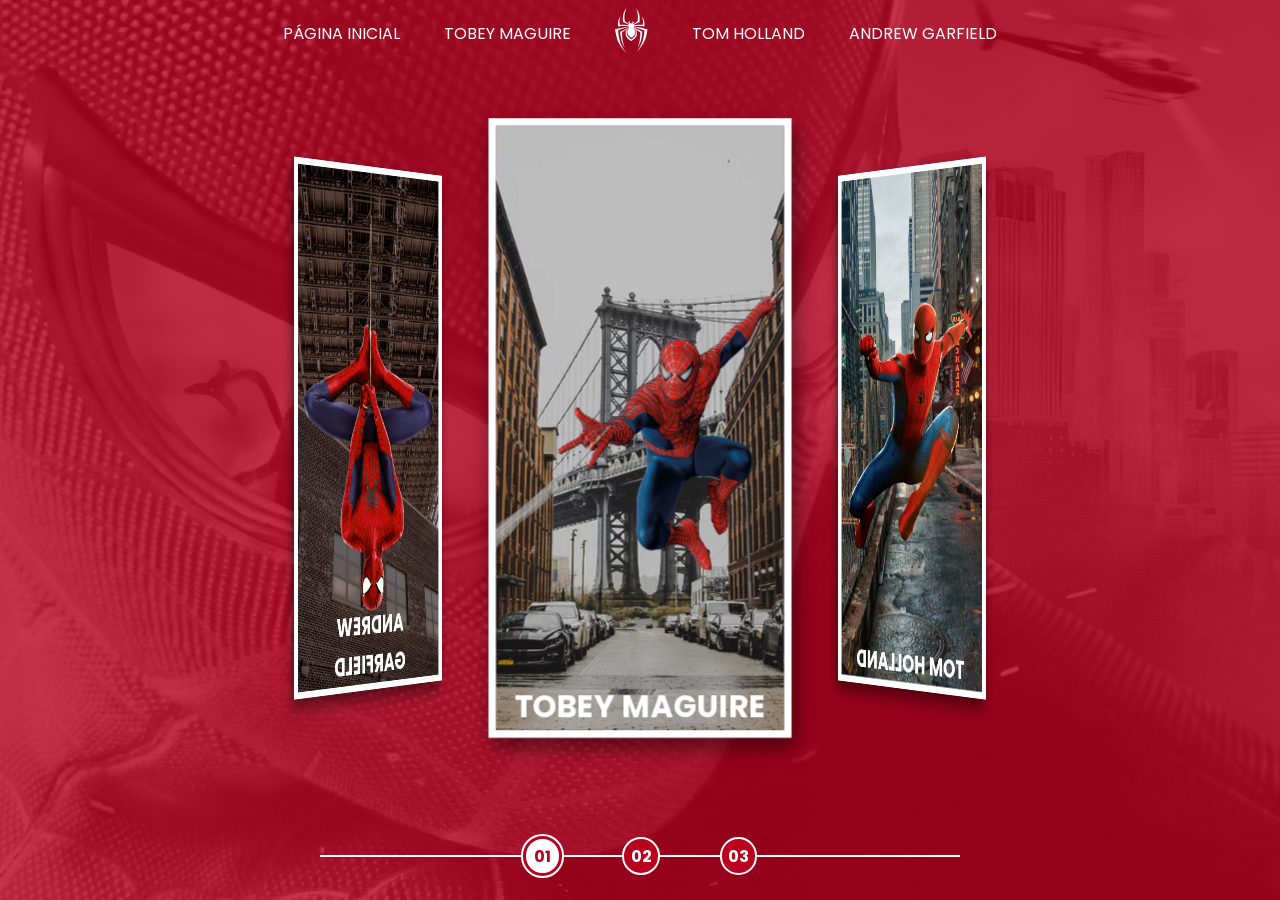
<file: index.html>
<!DOCTYPE html>
<html lang="pt-br">
<head>
  <meta charset="UTF-8">
  <meta http-equiv="X-UA-Compatible" content="IE=edge">
  <meta name="viewport" content="width=device-width, initial-scale=1.0">
  <link rel="stylesheet" href="./assets/css/home-page-styles.css">
  <script src="./assets/scripts/script.js"></script>
  <title>Spider-Man | Multiversos</title>
</head>

<body>
  <nav class="s-menu">
    <ul>
      <li class="s-menu__item">
        <a href="/">Página Inicial</a>
      </li>
      <li class="s-menu__item">
        <a href="#">Tobey Maguire</a>
      </li>
      <li class="s-menu__item s-menu__icon">
        <img src="./assets/images/icons/spider.svg" alt="Spider-Man Multiverse">
      </li>
      <li class="s-menu__item">
        <a href="#">Tom Holland</a>
      </li>
      <li class="s-menu__item">
        <a href="#">Andrew Garfield</a>
      </li>
    </ul>
  </nav>
  <div class="s-container">
    <!-- O rotateY(0deg) mantém o primeiro card exatamente no centro frontal -->
   <div class="s-cards-carousel" style="transform: translateZ(-40vw) rotateY(0deg);">
      <a href="./pages/tobey-maguire/spiderman1.html" class="s-card" id="spider-man-01">
        <img class="s-card__background" src="./assets/images/pic-sm-bg-01.jpg">
        <img class="s-card__image" src="./assets/images/spider-man-01.png" alt="Tobey Maguire">
        <h2 class="s-card__title">Tobey Maguire</h2>
      </a>
      <a href="./pages/tom-holland/spiderman1.html" class="s-card" id="spider-man-02">
        <img class="s-card__background" src="./assets/images/pic-sm-bg-02.jpg">
        <img class="s-card__image" src="./assets/images/spider-man-02.png" alt="Tom Holland">
        <h2 class="s-card__title">Tom Holland</h2>
      </a>
      <a href="./pages/andrew-garfield/spiderman1.html" class="s-card" id="spider-man-03">
        <img class="s-card__background" src="./assets/images/pic-sm-bg-03.jpg">
        <img class="s-card__image" src="./assets/images/spider-man-03.png" alt="Andrew Garfield">
        <h2 class="s-card__title">Andrew Garfield</h2>
      </a>
    </div>
  </div>

  <div class="s-controller">
    <div id="1" onclick="selectCarouselItem(this)" class="s-controller__button s-controller__button--active">
      01
    </div>
    <div id="2" onclick="selectCarouselItem(this)" class="s-controller__button">
      02
    </div>
    <div id="3" onclick="selectCarouselItem(this)" class="s-controller__button">
      03
    </div>
    <div class="s-controller__line"></div>
  </div>
</body>
</html>
</file>
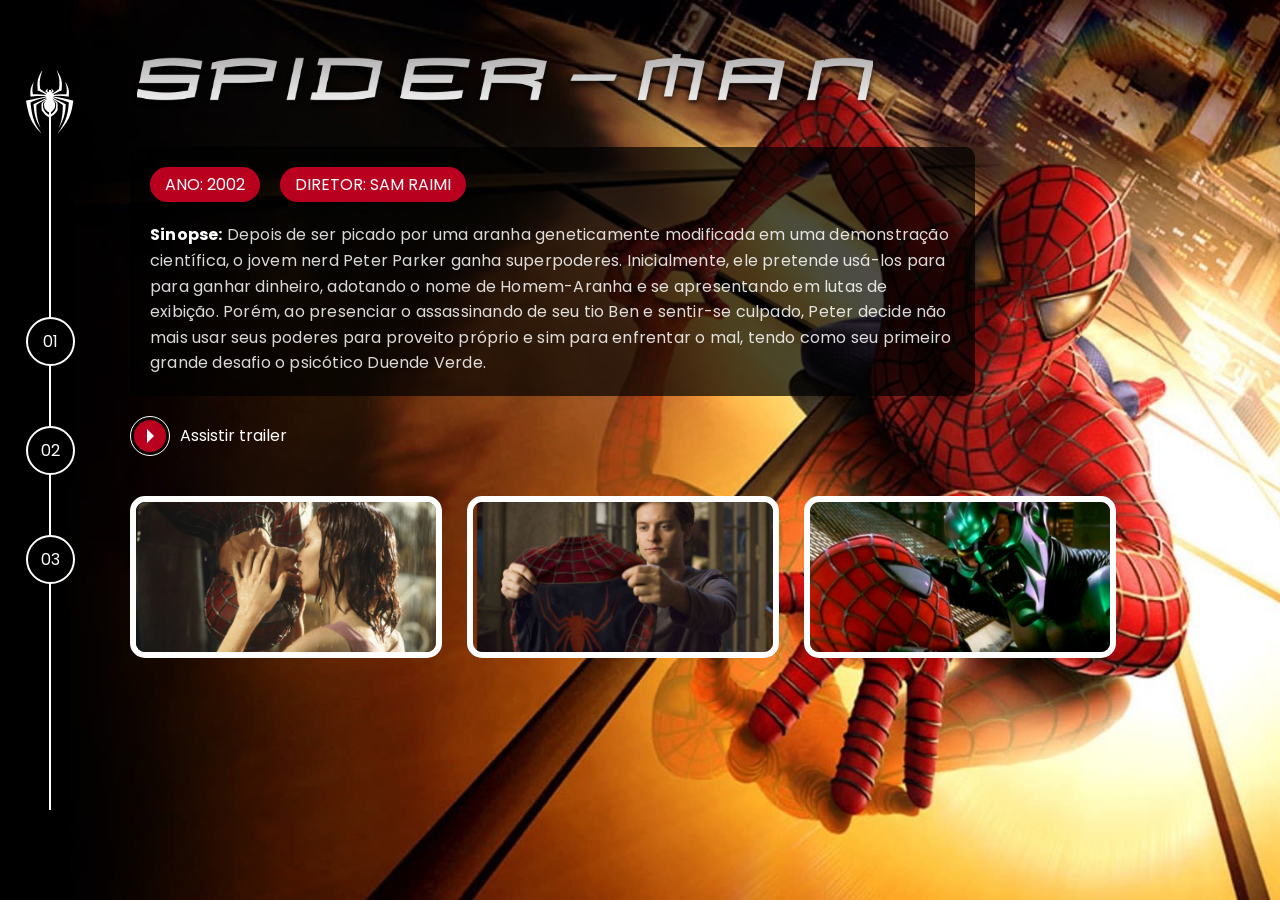
<file: pages/tobey-maguire/spiderman1.html>
<!DOCTYPE html>
<html lang="en">
<head>
  <meta charset="UTF-8">
  <meta http-equiv="X-UA-Compatible" content="IE=edge">
  <meta name="viewport" content="width=device-width, initial-scale=1.0">
  <title>Multiverso | Spiderman</title>
  <link href="../../assets/css/internal.css" rel="stylesheet" />
  <link rel="stylesheet" href="https://cdn.jsdelivr.net/npm/@fancyapps/ui@4.0/dist/fancybox.css"/>
</head>
<body>
  <div class="s-wrapper">
    <!--
    <video autoplay loop>
      <source src="../../assets/videos/spiderman-2002-trailer.mp4" type="video/mp4" />
    </video>
    -->

    <div class="s-left-column">
      <nav class="navigator">
        <div class="navigator__icon">
          <a href="../../index.html">
            <img src="../../assets/images/icons/spiderman1.png" />
          </a>
        </div>
        <ul>
          <li><a href="#01">01</a></li>
          <li><a href="spiderman2.html">02</a></li>
          <li><a href="spiderman3.html">03</a></li>
        </ul>
      </nav>
    </div>


    <div class="s-main-content s-spiderman-01-01">
      <div class="s-main-content__top">
        <div class="s-logo">
          <img src="../../assets/images/spiderman-tobey/movie-01/logo.png" alt="Spiderman (2002)"
            title="Spiderman (2002)" />
        </div>

        <div class="s-description">
          <div class="pills">
            <ul>
              <li>Ano: 2002</li>
              <li>Diretor: Sam Raimi</li>
            </ul>
          </div>

          <div class="s-description__text">
            <p><strong>Sinopse:</strong>&nbsp;Depois de ser picado por uma aranha geneticamente modificada em uma
              demonstração científica, o jovem nerd Peter Parker ganha superpoderes. Inicialmente, ele pretende usá-los
              para para ganhar dinheiro, adotando o nome de Homem-Aranha e se apresentando em lutas de exibição. Porém,
              ao presenciar o assassinando de seu tio Ben e sentir-se culpado, Peter decide não mais usar seus poderes
              para proveito próprio e sim para enfrentar o mal, tendo como seu primeiro grande desafio o psicótico
              Duende Verde.</p>
          </div>
        </div>

        <div class="s-links">
          <ul>
            <li>
              <a href="https://www.youtube.com/watch?v=TYMMOjBUPMM" class="link-button" target="_blank">
                <span class="icon">
                  <div class="play-icon">&nbsp;</div>
                </span>
                <span class="label">
                  Assistir trailer
                </span>
              </a>
            </li>
          </ul>
        </div>

      </div>

      <div class="s-main-content__bottom">
        <div class="gallery">
          <ul>
            <li>
              <a data-fancybox href="../../assets/images/spiderman-tobey/movie-01/gallery/image-01-full.jpg">
                <img src="../../assets/images/spiderman-tobey/movie-01/gallery/image-01.png" alt="">
              </a>
            </li>
            <li>
              <a data-fancybox href="../../assets/images/spiderman-tobey/movie-01/gallery/image-02-full.jpg">
                <img src="../../assets/images/spiderman-tobey/movie-01/gallery/image-02.png" alt="">
              </a>
            </li>
            <li>
              <a data-fancybox href="../../assets/images/spiderman-tobey/movie-01/gallery/image-03-full.jpg">
                <img src="../../assets/images/spiderman-tobey/movie-01/gallery/image-03.png" alt="">
              </a>
            </li>
          </ul>
        </div>
      </div>
    </div>
  </div>
  <script src="https://cdn.jsdelivr.net/npm/@fancyapps/ui@4.0/dist/fancybox.umd.js"></script>
  <script>
    //  JavaScript will go here
  </script>
</body>
</html>
</file>
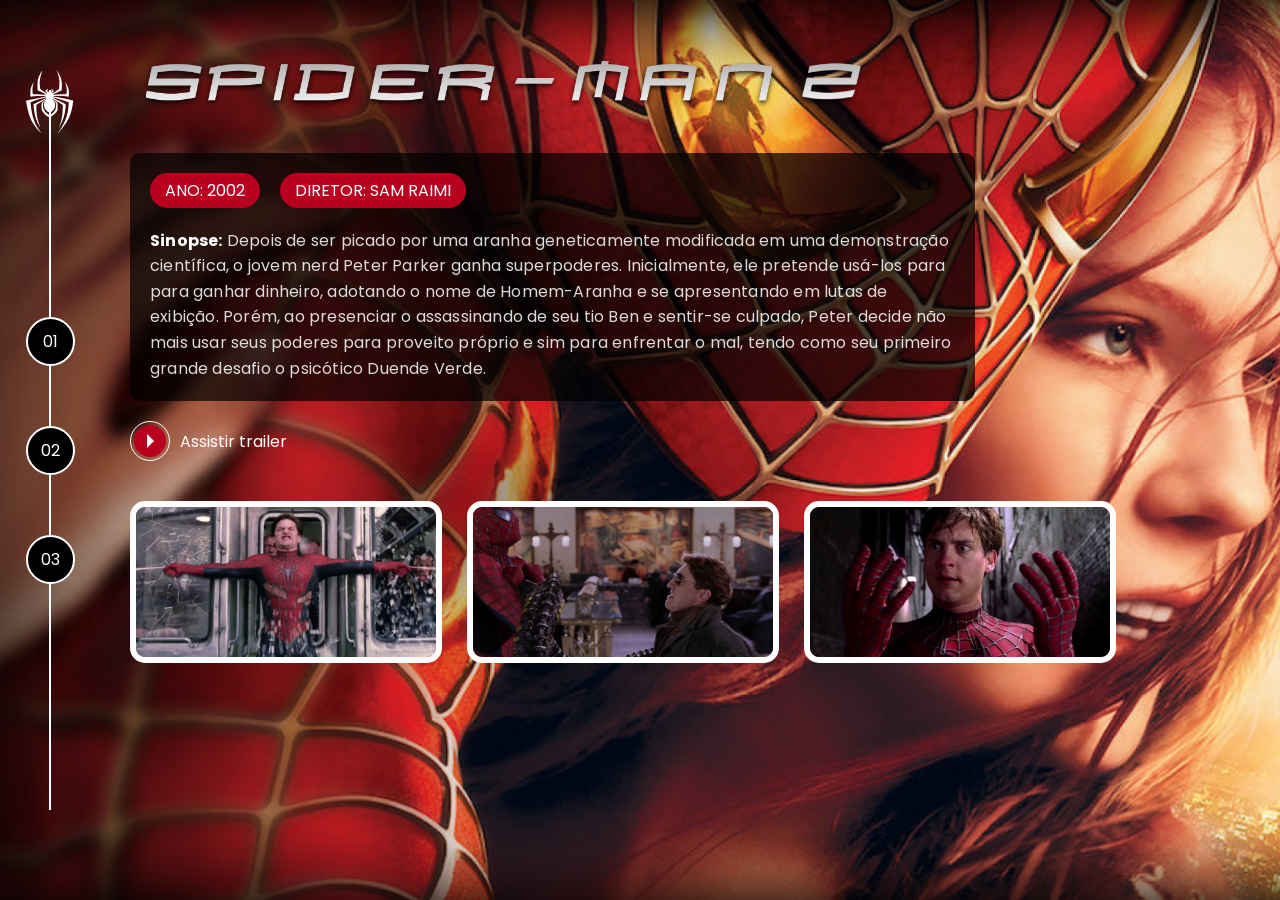
<file: pages/tobey-maguire/spiderman2.html>
<!DOCTYPE html>
<html lang="en">
<head>
  <meta charset="UTF-8">
  <meta http-equiv="X-UA-Compatible" content="IE=edge">
  <meta name="viewport" content="width=device-width, initial-scale=1.0">
  <title>Multiverso | Spiderman</title>
  <link href="../../assets/css/internal.css" rel="stylesheet" />
  <link rel="stylesheet" href="https://cdn.jsdelivr.net/npm/@fancyapps/ui@4.0/dist/fancybox.css"/>
</head>
<body>
  <div class="s-wrapper">
    
     <!--
    <video autoplay loop>
      <source src="../../assets/videos/spiderman-2002-trailer.mp4" type="video/mp4" />
    </video>
    -->

    <div class="s-left-column">
      <nav class="navigator">
        <div class="navigator__icon">
          <a href="../../index.html">
            <img src="../../assets/images/icons/spiderman1.png" />
          </a>
        </div>
        <ul>
          <li><a href="spiderman1.html">01</a></li>
          <li><a href="#02">02</a></li>
          <li><a href="spiderman3.html">03</a></li>
        </ul>
      </nav>
    </div>

    <div class="s-main-content s-spiderman-01-02">
      <div class="s-main-content__top">
        <div class="s-logo">
          <img src="../../assets/images/spiderman-tobey/movie-02/logo.png" alt="Spiderman (2002)"
            title="Spiderman (2002)" />
        </div>

        <div class="s-description">
          <div class="pills">
            <ul>
              <li>Ano: 2002</li>
              <li>Diretor: Sam Raimi</li>
            </ul>
          </div>

          <div class="s-description__text">
            <p><strong>Sinopse:</strong>&nbsp;Depois de ser picado por uma aranha geneticamente modificada em uma
              demonstração científica, o jovem nerd Peter Parker ganha superpoderes. Inicialmente, ele pretende usá-los
              para para ganhar dinheiro, adotando o nome de Homem-Aranha e se apresentando em lutas de exibição. Porém,
              ao presenciar o assassinando de seu tio Ben e sentir-se culpado, Peter decide não mais usar seus poderes
              para proveito próprio e sim para enfrentar o mal, tendo como seu primeiro grande desafio o psicótico
              Duende Verde.</p>
          </div>
        </div>

        <div class="s-links">
          <ul>
            <li>
              <a href="https://www.youtube.com/watch?v=TYMMOjBUPMM" class="link-button" target="_blank">
                <span class="icon">
                  <div class="play-icon">&nbsp;</div>
                </span>
                <span class="label">
                  Assistir trailer
                </span>
              </a>
            </li>
          </ul>
        </div>

      </div>

      <div class="s-main-content__bottom">
        <div class="gallery">
          <ul>
            <li>
              <a data-fancybox href="../../assets/images/spiderman-tobey/movie-02/gallery/image-01-full.jpg">
                <img src="../../assets/images/spiderman-tobey/movie-02/gallery/image-01.png" alt="">
              </a>
            </li>
            <li>
              <a data-fancybox href="../../assets/images/spiderman-tobey/movie-02/gallery/image-02-full.jpg">
                <img src="../../assets/images/spiderman-tobey/movie-02/gallery/image-02.png" alt="">
              </a>
            </li>
            <li>
              <a data-fancybox href="../../assets/images/spiderman-tobey/movie-02/gallery/image-03-full.jpg">
                <img src="../../assets/images/spiderman-tobey/movie-02/gallery/image-03.png" alt="">
              </a>
            </li>
          </ul>
        </div>
      </div>
    </div>
  </div>
  <script src="https://cdn.jsdelivr.net/npm/@fancyapps/ui@4.0/dist/fancybox.umd.js"></script>
  <script>
    //  JavaScript will go here
  </script>
</body>
</html>
</file>
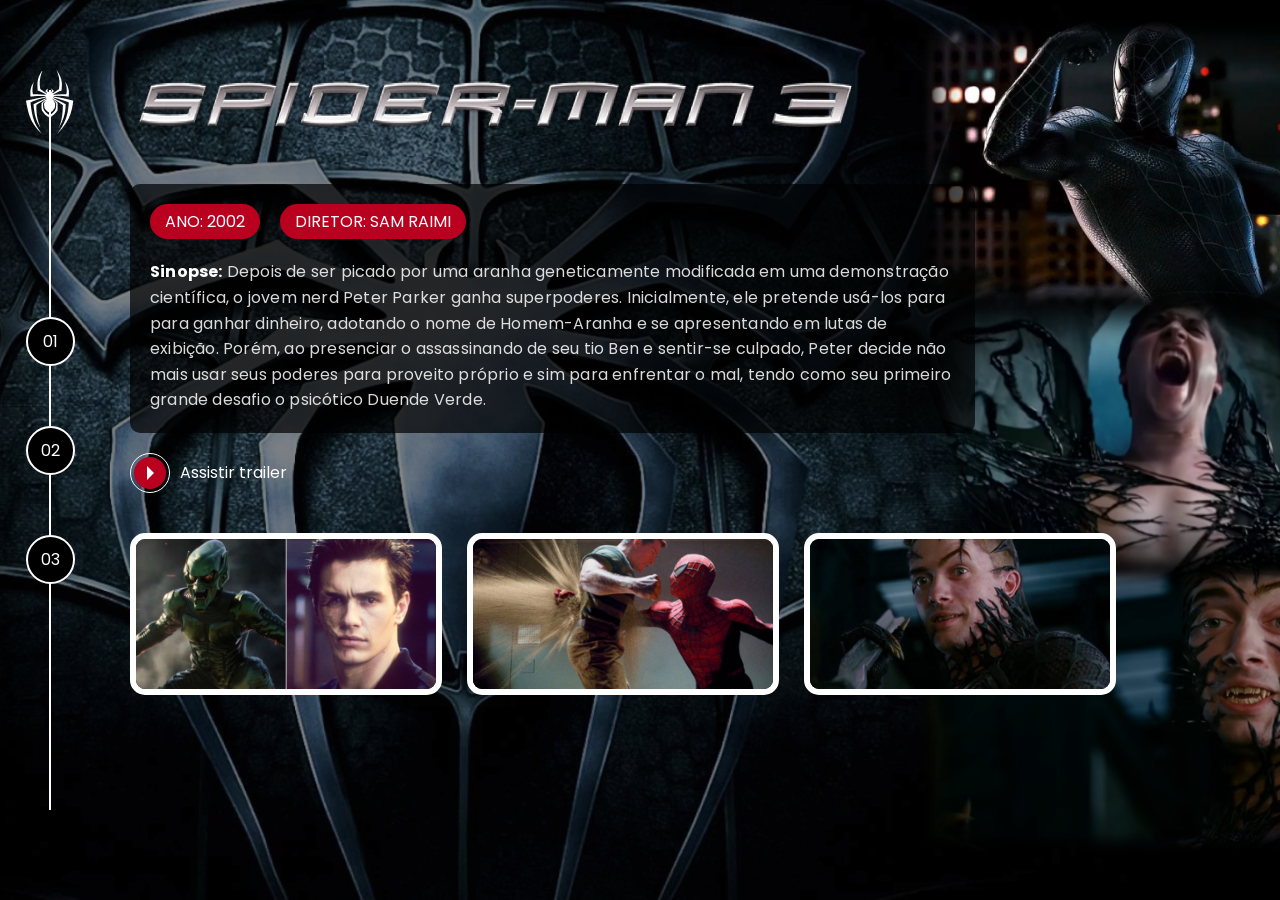
<file: pages/tobey-maguire/spiderman3.html>
<!DOCTYPE html>
<html lang="en">
<head>
  <meta charset="UTF-8">
  <meta http-equiv="X-UA-Compatible" content="IE=edge">
  <meta name="viewport" content="width=device-width, initial-scale=1.0">
  <title>Multiverso | Spiderman</title>
  <link href="../../assets/css/internal.css" rel="stylesheet" />
  <link rel="stylesheet" href="https://cdn.jsdelivr.net/npm/@fancyapps/ui@4.0/dist/fancybox.css"/>
</head>
<body>
  <div class="s-wrapper">
    
    <!--
    <video autoplay loop>
      <source src="../../assets/videos/spiderman-2002-trailer.mp4" type="video/mp4" />
    </video>
    -->

    <div class="s-left-column">
      <nav class="navigator">
        <div class="navigator__icon">
          <a href="../../index.html">
            <img src="../../assets/images/icons/spiderman1.png" />
          </a>
        </div>
        <ul>
          <li><a href="spiderman1.html">01</a></li>
          <li><a href="spiderman2.html">02</a></li>
          <li><a href="#03">03</a></li>
        </ul>
      </nav>
    </div>

    <div class="s-main-content s-spiderman-01-03">
      <div class="s-main-content__top">
        <div class="s-logo">
          <img src="../../assets/images/spiderman-tobey/movie-03/logo.png" alt="Spiderman (2002)"
            title="Spiderman (2002)" />
        </div>

        <div class="s-description">
          <div class="pills">
            <ul>
              <li>Ano: 2002</li>
              <li>Diretor: Sam Raimi</li>
            </ul>
          </div>

          <div class="s-description__text">
            <p><strong>Sinopse:</strong>&nbsp;Depois de ser picado por uma aranha geneticamente modificada em uma
              demonstração científica, o jovem nerd Peter Parker ganha superpoderes. Inicialmente, ele pretende usá-los
              para para ganhar dinheiro, adotando o nome de Homem-Aranha e se apresentando em lutas de exibição. Porém,
              ao presenciar o assassinando de seu tio Ben e sentir-se culpado, Peter decide não mais usar seus poderes
              para proveito próprio e sim para enfrentar o mal, tendo como seu primeiro grande desafio o psicótico
              Duende Verde.</p>
          </div>
        </div>

        <div class="s-links">
          <ul>
            <li>
              <a href="https://www.youtube.com/watch?v=TYMMOjBUPMM" class="link-button" target="_blank">
                <span class="icon">
                  <div class="play-icon">&nbsp;</div>
                </span>
                <span class="label">
                  Assistir trailer
                </span>
              </a>
            </li>
          </ul>
        </div>

      </div>

      <div class="s-main-content__bottom">
        <div class="gallery">
          <ul>
            <li>
              <a data-fancybox href="../../assets/images/spiderman-tobey/movie-03/gallery/image-01-full.jpg">
                <img src="../../assets/images/spiderman-tobey/movie-03/gallery/image-01.png" alt="">
              </a>
            </li>
            <li>
              <a data-fancybox href="../../assets/images/spiderman-tobey/movie-03/gallery/image-02-full.jpg">
                <img src="../../assets/images/spiderman-tobey/movie-03/gallery/image-02.png" alt="">
              </a>
            </li>
            <li>
              <a data-fancybox href="../../assets/images/spiderman-tobey/movie-03/gallery/image-03-full.jpg">
                <img src="../../assets/images/spiderman-tobey/movie-03/gallery/image-03.png" alt="">
              </a>
            </li>
          </ul>
        </div>
      </div>
    </div>
  </div>
  <script src="https://cdn.jsdelivr.net/npm/@fancyapps/ui@4.0/dist/fancybox.umd.js"></script>
  <script>
    //  JavaScript will go here
  </script>
</body>
</html>
</file>
<file: assets/css/home-page-styles.css>
@import url('reset.css');
@import url('global.css');

body {
  background-color: var(--primary-color);
   overflow-x: hidden; /* remove rolagem horizontal */
  overflow-y: hidden; /* remove rolagem vertical (cuidado) */
}

body::before {
  content: "";
  background-image: url('../images/spider-man-background.jpg');
  background-repeat: no-repeat;
  background-position: center;
  background-size: cover;
  width: 100%;
  height: 100%;
  position: absolute;
  opacity: 0.2;
  transition: background-image 1s ease-in-out, opacity 1s ease-in-out;
  
}

/* 1. Fundo externo: cinza, levemente escuro e com desfoque suave */
body[id^="spider-man-"]::before {
  opacity: 1; 
  filter: grayscale(100%) brightness(0.4) blur(4px); /* Desfoque reduzido e cinza aplicado */
  transition: filter 0.8s ease-in-out, opacity 0.8s ease-in-out;
  transform: scale(1.03); /* Leve ajuste para evitar bordas brancas do blur */
}

/* 2. Card Ativo: Garante cores vivas e nitidez total dentro da moldura */
.s-card--hovered {
  filter: grayscale(0%) blur(0px) !important; 
  z-index: 10;
}

/* 3. Imagem de fundo interna: Mantém visível e colorida */
.s-card--hovered .s-card__background {
  opacity: 1 !important;
  filter: grayscale(0%) blur(0px);
}

/* 4. Personagem expandido: Colorido, nítido e com sombra */
.s-card--hovered .s-card__image {
  transform: scale(1.4);
  filter: drop-shadow(30px 10px 4px rgba(0, 0, 0, .5)) grayscale(0%) blur(0px) !important;[cite: 2]
}



.s-menu {
  padding: 0.5rem 0;
  width: 100%;
  text-align: center;
  position: relative;
}

.s-menu__item {
  display: inline-block;
  text-transform: uppercase;
  margin: 0 1.25rem;
}

.s-menu__icon {
  width: 2.1rem;
  margin: 0 1.25rem;
  vertical-align: middle;
}

.s-container {
  position: relative;
  display: flex;
  align-items: center;
  justify-content: center; /* Mudado de space-evenly para center */
  perspective: 3000px;
  width: 100vw; /* Garante que ocupe toda a largura da tela */
  height: 80vh; /* Define uma altura para o carrossel respirar */
}

/* 3. Ajuste o tamanho dos cards para não ocuparem a tela toda */
.s-card {
  border: 0.5rem solid white;
  width: 300px; /* Largura fixa ajuda no alinhamento central */
  height: 70vh;
  position: absolute;
  transition: filter .5s ease-in-out;
  
  filter: drop-shadow(4px 10px 10px rgba(0, 0, 0, .5)) grayscale(0%) blur(0px) !important;[cite: 2]
}

.s-card:nth-child(1) {
  transform: rotateY(0deg) translateZ(30vw);
}

.s-card:nth-child(2) {
  transform: rotateY(120deg) translateZ(30vw);
}

.s-card:nth-child(3) {
  transform: rotateY(240deg) translateZ(30vw);
}

.s-card__background {
  width: 100%;
  height: 100%;
  object-fit: cover;
  position: absolute;
  opacity: 1;
  transition: opacity 1s ease-in-out;
}

.s-card__image {
  width: 100%;
  height: 100%;
  object-fit: contain;
  position: relative;
  transition: 1s ease-in-out;
}

.s-card__title {
  font-size: 2rem;
  text-transform: uppercase;
  text-align: center;
  position: absolute;
  width: 100%;
  bottom: 0;
  transition: bottom 1s ease-in-out;
}

.s-controller {
  position: absolute;
  display: flex;
  justify-content: center;
  align-items: center;
  margin-top: 3rem;
  bottom: 1.5rem;
  width: 100%;
}

.s-controller__button {
  display: flex;
  align-items: center;
  justify-content: center;
  width: 2.1rem;
  height: 2.1rem;
  border: 2px solid white;
  border-radius: 50%;
  background-color: var(--primary-color);
  text-align: center;
  font-size: 1rem;
  font-weight: bold;
  cursor: pointer;
  z-index: 1;
  transition: transform 0.3s ease-in-out;
}

.s-controller__button:hover {
  transform: scale(1.1);
}

.s-controller__button:nth-child(2) {
  margin: 0 3.75rem;
}

.s-controller__button--active {
  background-color: white;
  color: var(--primary-color);
  border: 0.1875rem solid var(--primary-color);
  outline: 0.125rem solid white;
}

.s-controller__line {
  background-color: white;
  width: 50%;
  height: 2px;
  position: absolute;
}

/* Hover Animation */

.s-card--hovered .s-card__background {
  cursor: pointer;
  opacity: 0;
}

.s-card--hovered .s-card__image {
  transform: scale(1.4);
  filter: drop-shadow(30px 10px 4px rgba(0, 0, 0, .5));
}

body#spider-man-01-hovered::before {
  background-image: url('../images/pic-sm-bg-01.jpg');
}

body#spider-man-02-hovered::before {
  background-image: url('../images/pic-sm-bg-02.jpg');
}

body#spider-man-03-hovered::before {
  background-image: url('../images/pic-sm-bg-03.jpg');
}

body[id^="spider-man-"]::before {
  opacity: 1;
}

body[id^="spider-man-"] .s-card:not(.s-card--hovered) {
  filter: grayscale(100%);
}

.s-card--hovered .s-card__title {
  bottom: 50%;
}

/* 2. O Carrossel deve estar no "marco zero" horizontal */
.s-cards-carousel {
  display: flex;
  justify-content: center;
  align-items: center;
  width: 100%; /* Ocupa o espaço total para alinhar pelo centro real */
  transform-style: preserve-3d;
  transition: transform 0.4s ease-in;
  /* Remova qualquer margin-left ou transform que desloque o eixo X */
}
</file>
<file: assets/css/internal.css>
@import url("reset.css");
@import url("global.css");
@import url("./components/navigator.css");
@import url("./components/pills.css");
@import url("./components/link-button.css");
@import url("./components/gallery.css");



.s-wrapper {
  display: flex;
  min-height: 100vh;
  flex-flow: row nowrap;
  position: relative;
  
}

.s-wrapper video{
  position: fixed;
  width: 100%;

}


.s-wrapper .s-left-column {
  width: 100px;
  height: 100%;
  display: flex;
  justify-content: center;
  align-items: center;
  position: fixed;
  padding-right: 50px;
  left: 0;
  top: 0;
  z-index: 1;
}

.s-wrapper .s-main-content  {
  height: 100%;
  width: 100%;
  padding-left: 130px;
  position: relative;

}

.s-wrapper .s-main-content__top {
  flex: 1;
  display: flex;
  flex-direction: column;
  justify-content: flex-start;
}

.s-wrapper .s-main-content__bottom {
  min-height: 150px;
  display: flex;
  flex-direction: column;
  justify-content: flex-end;
}


.s-wrapper .s-main-content .s-logo img {
  margin-top: 50px;
  margin-left: 0;
  margin-bottom: 30px;
  width: 46.875rem;
  height: auto;
}

.s-wrapper .s-main-content__top .s-description {
  background-color: rgba(0, 0, 0, 0.7);
  max-width: 70%;
  padding: 20px;
  border-radius: 10px;
}

.s-wrapper .s-main-content__top .s-description .s-description__text p {
    color: rgba(255, 255, 255, 0.85);
  font-size: 1rem;
  line-height: 1.6;
  max-width: 1000px;
  letter-spacing: 0.2px;
}

.s-wrapper .s-main-content__top .s-description .pills {
  margin-bottom: 20px;
}

.s-wrapper .s-main-content .s-links {
  padding: 20px;
  padding-left: 0;
  
}

.s-wrapper .s-main-content .s-links ul {
  display: flex;
  flex-direction: row;
}

.s-wrapper .s-main-content .a-link-buttom {
 
   border: 2px solid white;
}

.s-spiderman-01-01 {
  background-image: url("../images/spiderman-tobey/movie-01/background.jpg");
  background-size: cover;
 background-position: center;
  background-repeat: no-repeat;
  background-attachment: fixed; /* A imagem não se move com o scroll / Image won't move */
  min-height: 100vh; /* Garante que cubra pelo menos a tela toda / Covers at least full screen */
}

.s-spiderman-01-02 {
  background-image: url("../images/spiderman-tobey/movie-02/background.jpg");
  background-size: cover;
  background-position: center;
  background-repeat: no-repeat;
  background-attachment: fixed;
  min-height: 100vh; 
}

.s-spiderman-01-03 {
  background-image: url("../images/spiderman-tobey/movie-03/background.jpg");
  background-size: cover;
    background-position: center;
  background-repeat: no-repeat;
  background-attachment: fixed;
  min-height: 100vh; 
}




.s-spiderman-02-01 {
  background-image: url("../images/spiderman-andrew/movie-01/background.jpg");
  background-size: cover;
    background-position: center;
  background-repeat: no-repeat;
  background-attachment: fixed;
  min-height: 100vh; 
}

.s-spiderman-02-02 {
  background-image: url("../images/spiderman-andrew/movie-02/background.jpg");
  background-size: cover;
    background-position: center;
  background-repeat: no-repeat;
  background-attachment: fixed;
  min-height: 100vh; 
}




.s-spiderman-03-01 {
  background-image: url("../images/spiderman-tom/movie-01/background.jpg");
  background-size: cover;
 background-position: center;
  background-repeat: no-repeat;
  background-attachment: fixed; /* A imagem não se move com o scroll / Image won't move */
  min-height: 100vh; /* Garante que cubra pelo menos a tela toda / Covers at least full screen */
}

.s-spiderman-03-02 {
  background-image: url("../images/spiderman-tom/movie-02/background.jpg");
  background-size: cover;
 background-position: center;
  background-repeat: no-repeat;
  background-attachment: fixed; /* A imagem não se move com o scroll / Image won't move */
  min-height: 100vh; /* Garante que cubra pelo menos a tela toda / Covers at least full screen */
}

.s-spiderman-03-03 {
  background-image: url("../images/spiderman-tom/movie-03/background.jpg");
  background-size: cover;
 background-position: center;
  background-repeat: no-repeat;
  background-attachment: fixed; /* A imagem não se move com o scroll / Image won't move */
  min-height: 100vh; /* Garante que cubra pelo menos a tela toda / Covers at least full screen */
}
</file>
